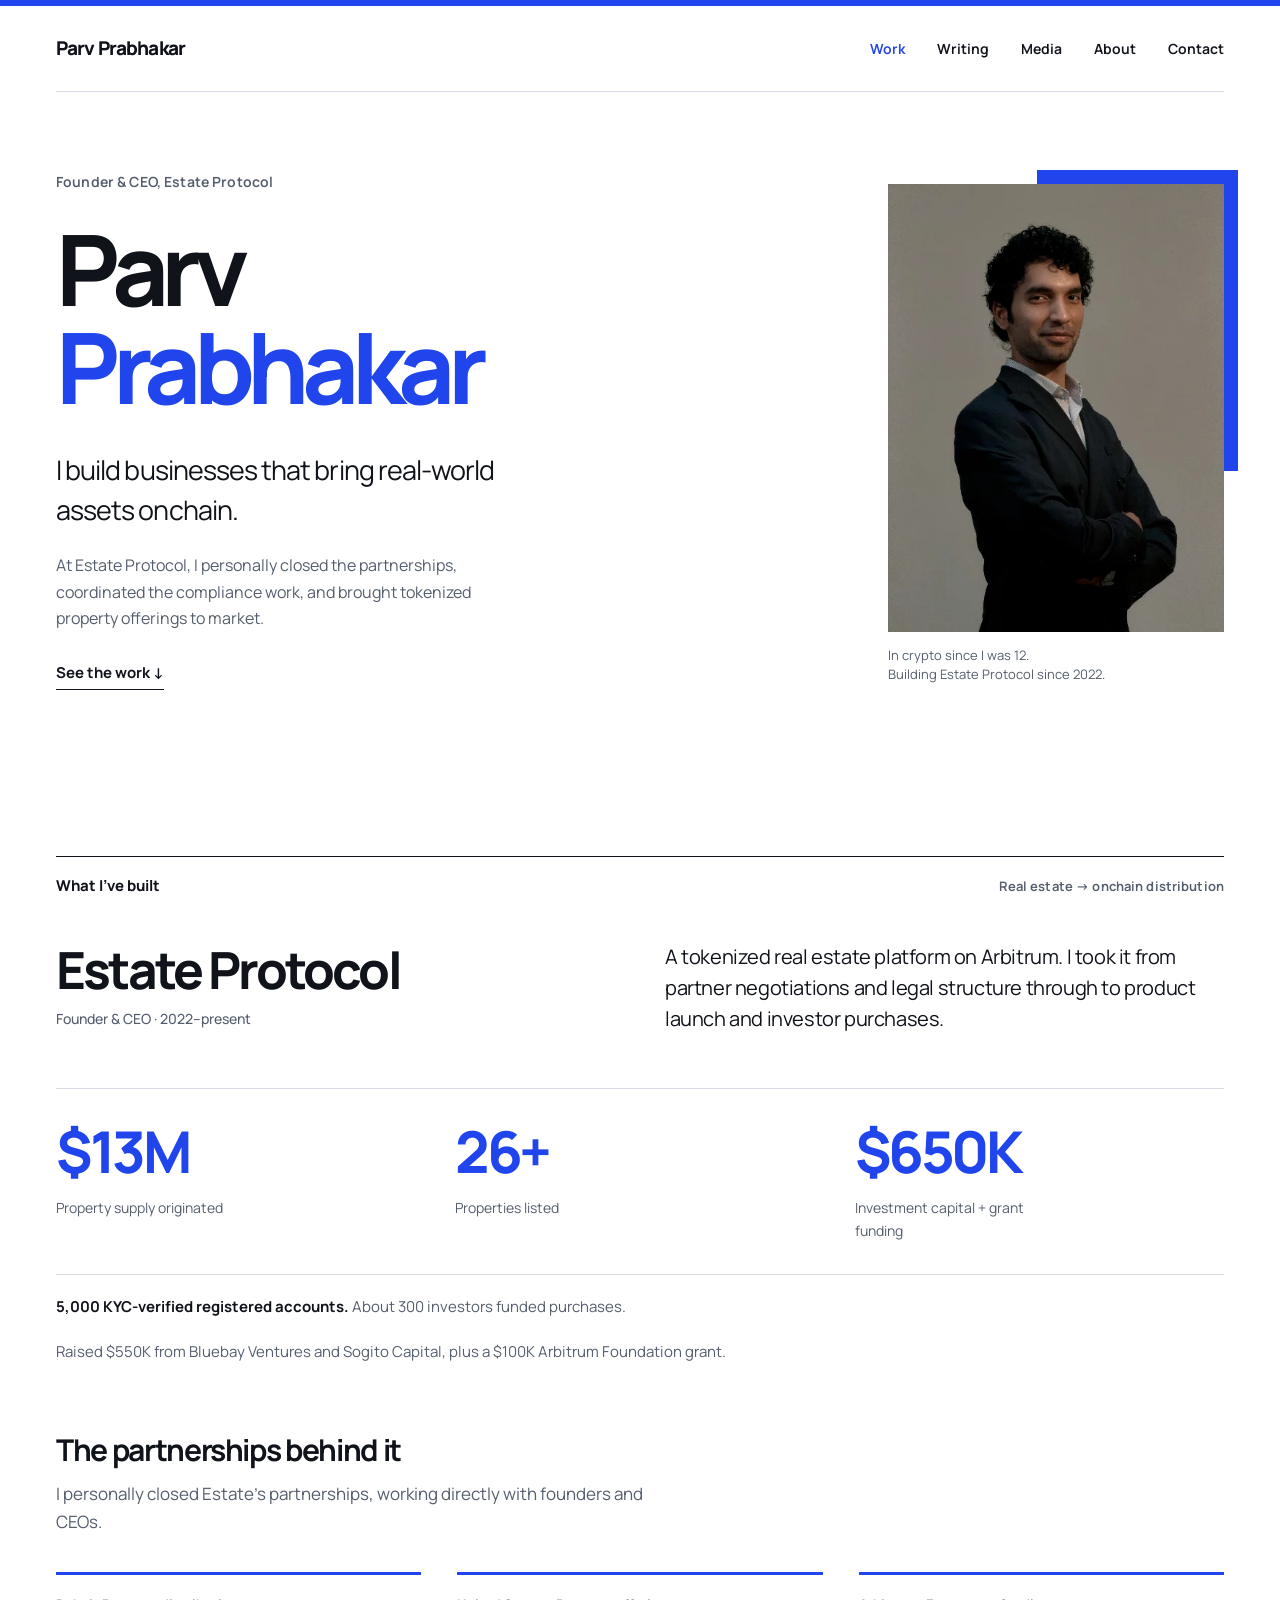
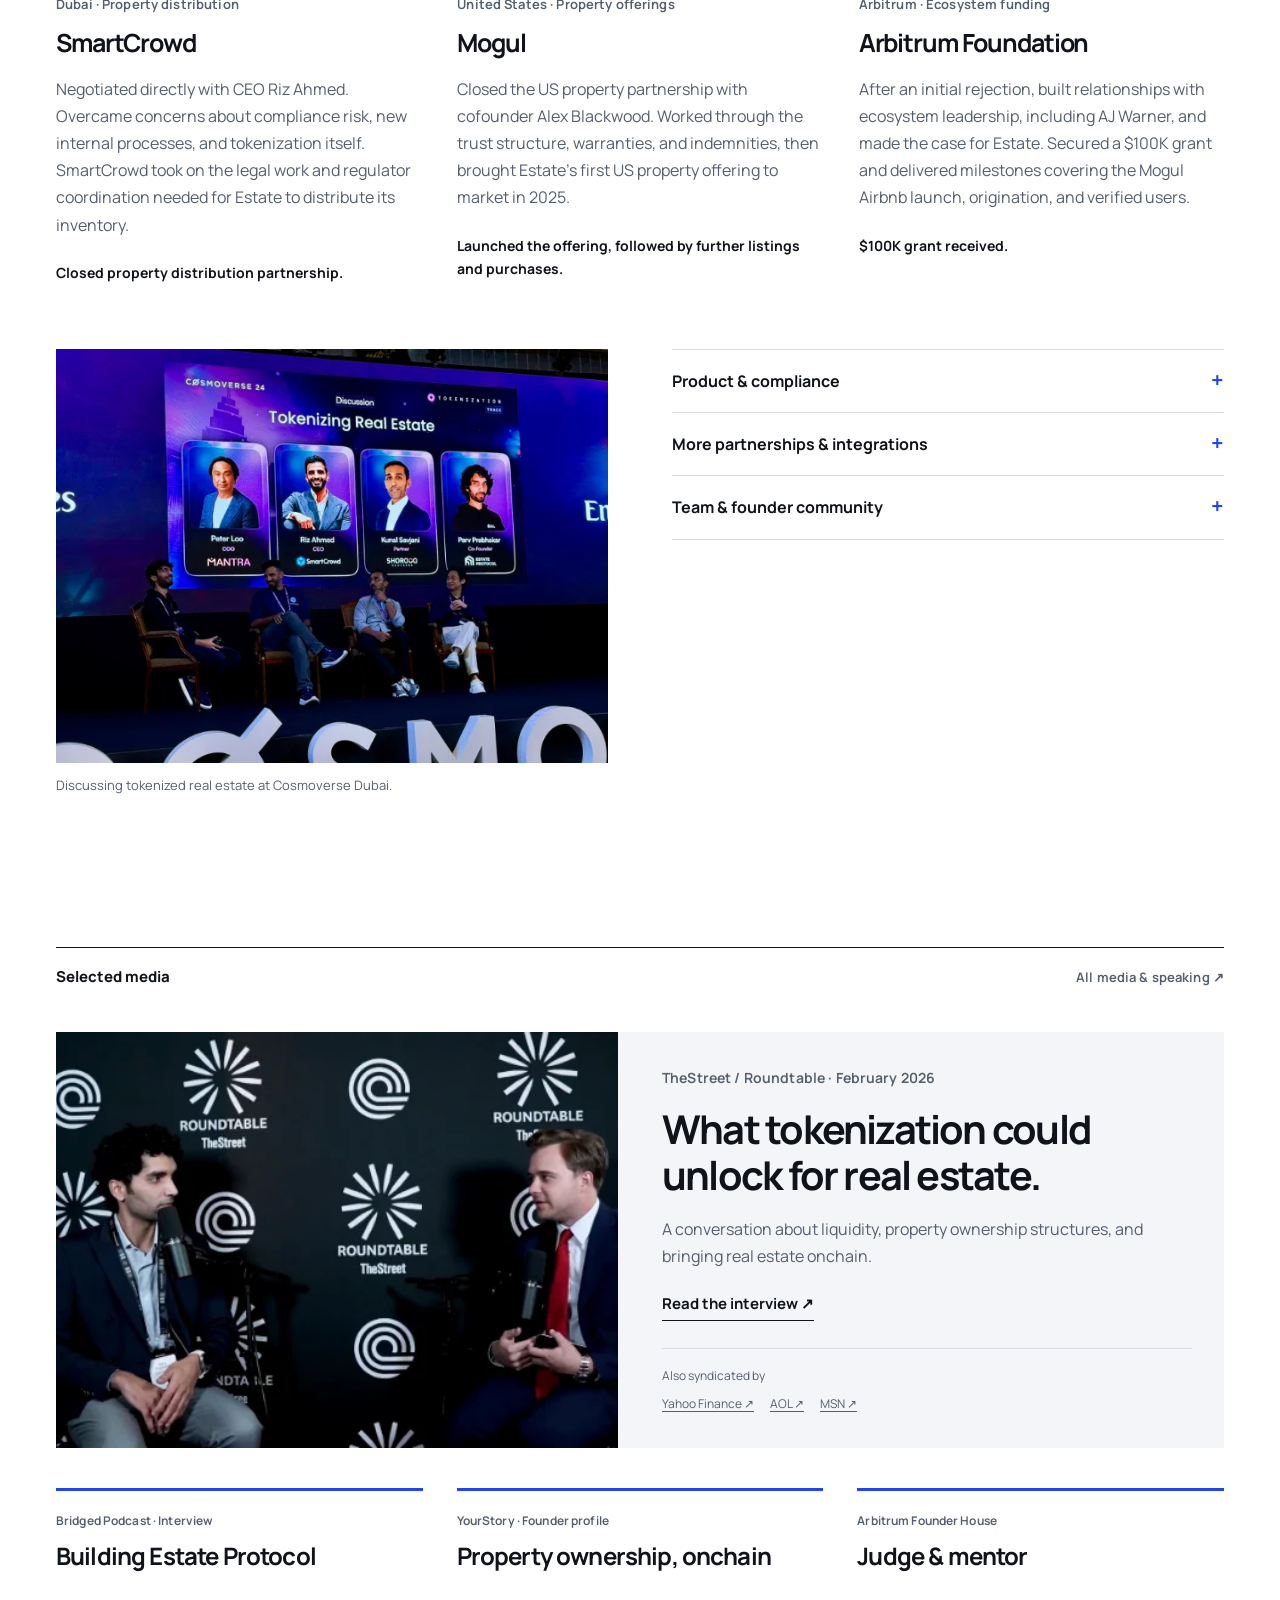
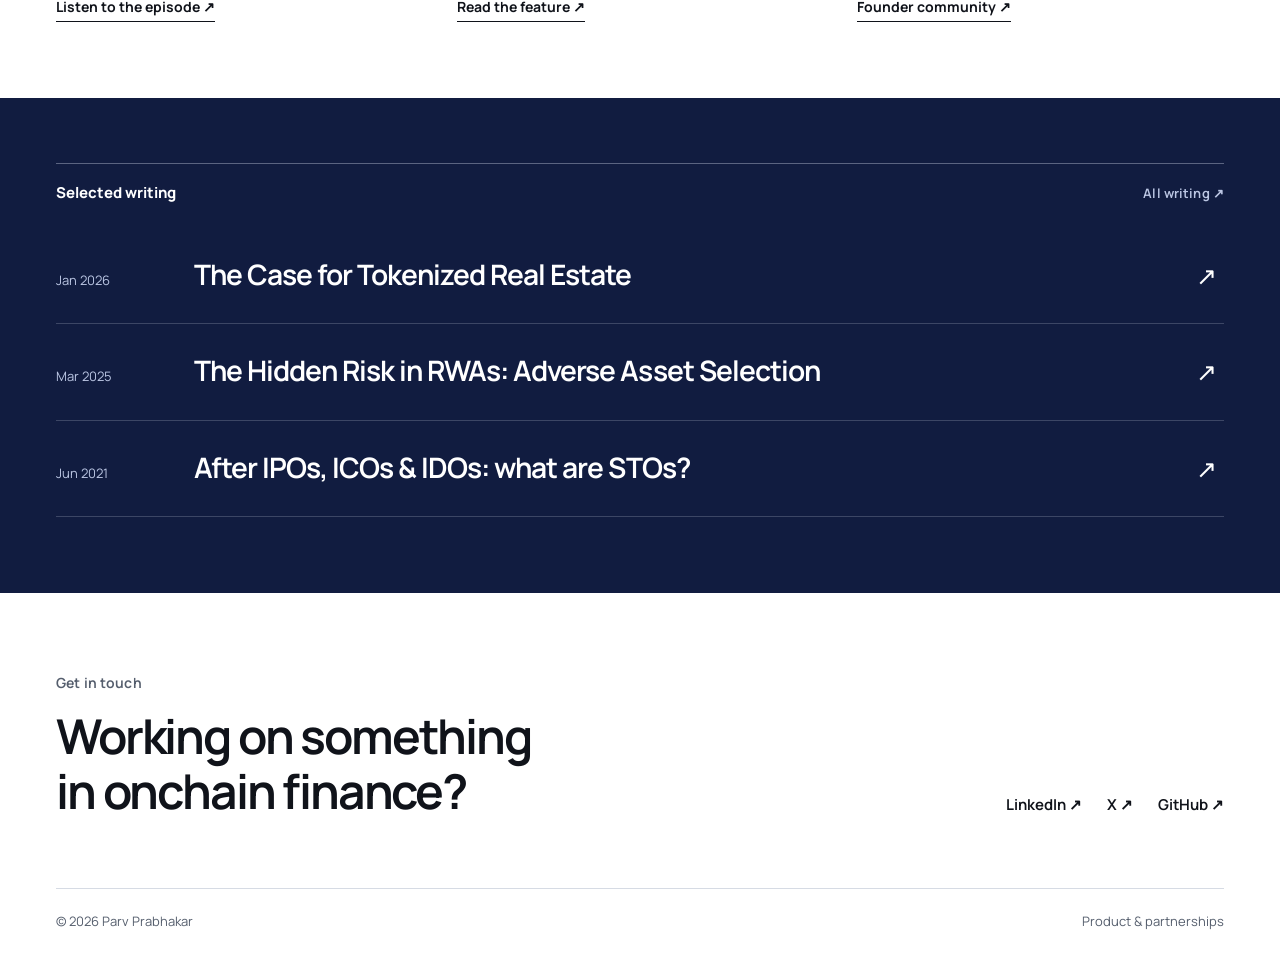
<file: site/index.html>
<!doctype html>
<html lang="en"><head><meta charset="utf-8"><meta name="viewport" content="width=device-width,initial-scale=1"><title>Founder of Estate Protocol | Parv Prabhakar</title><meta name="description" content="Parv Prabhakar, founder of Estate Protocol. Tokenized real estate, partnerships, distribution, and onchain finance."><link rel="canonical" href="https://parvprabhakar.com/"><link rel="stylesheet" href="styles.css"><meta name="theme-color" content="#2145ed"></head><body><a class="skip" href="#main">Skip to content</a><div class="topline"></div><header class="site-header wrap"><a class="brand" href="index.html">Parv Prabhakar</a><nav aria-label="Main navigation"><a href="index.html#work" aria-current="page">Work</a><a href="writing.html">Writing</a><a href="media.html">Media</a><a href="about.html">About</a><a href="index.html#contact">Contact</a></nav></header><main id="main"><section class="hero wrap"><div class="hero-grid"><div><p class="eyebrow">Founder & CEO, Estate Protocol</p><h1>Parv<br><span>Prabhakar</span></h1><p class="intro">I build businesses that bring real-world assets onchain.</p><p class="note">At Estate Protocol, I personally closed the partnerships, coordinated the compliance work, and brought tokenized property offerings to market.</p><a class="text-link" href="#work">See the work ↓</a></div><figure class="portrait"><img src="assets/portrait.webp" alt="Parv Prabhakar" width="465" height="620" fetchpriority="high"><figcaption>In crypto since I was 12.<br>Building Estate Protocol since 2022.</figcaption></figure></div></section>
<section class="section wrap" id="work"><div class="section-top"><h2>What I’ve built</h2><span class="eyebrow">Real estate → onchain distribution</span></div><div class="work-heading"><h3>Estate Protocol<span class="dates">Founder & CEO · 2022–present</span></h3><p>A tokenized real estate platform on Arbitrum. I took it from partner negotiations and legal structure through to product launch and investor purchases.</p></div>
<dl class="stats"><div><dt>$13M</dt><dd>Property supply originated</dd></div><div><dt>26+</dt><dd>Properties listed</dd></div><div><dt>$650K</dt><dd>Investment capital + grant funding</dd></div></dl>
<p class="detail-line"><strong>5,000 KYC-verified registered accounts.</strong> About 300 investors funded purchases.</p><p class="detail-line">Raised $550K from Bluebay Ventures and Sogito Capital, plus a $100K Arbitrum Foundation grant.</p>
<div class="partnerships"><h2 class="subhead">The partnerships behind it</h2><p>I personally closed Estate’s partnerships, working directly with founders and CEOs.</p><div class="deals">
<article class="deal"><p class="eyebrow">Dubai · Property distribution</p><h3>SmartCrowd</h3><p>Negotiated directly with CEO Riz Ahmed. Overcame concerns about compliance risk, new internal processes, and tokenization itself. SmartCrowd took on the legal work and regulator coordination needed for Estate to distribute its inventory.</p><p class="outcome">Closed property distribution partnership.</p></article>
<article class="deal"><p class="eyebrow">United States · Property offerings</p><h3>Mogul</h3><p>Closed the US property partnership with cofounder Alex Blackwood. Worked through the trust structure, warranties, and indemnities, then brought Estate’s first US property offering to market in 2025.</p><p class="outcome">Launched the offering, followed by further listings and purchases.</p></article>
<article class="deal"><p class="eyebrow">Arbitrum · Ecosystem funding</p><h3>Arbitrum Foundation</h3><p>After an initial rejection, built relationships with ecosystem leadership, including AJ Warner, and made the case for Estate. Secured a $100K grant and delivered milestones covering the Mogul Airbnb launch, origination, and verified users.</p><p class="outcome">$100K grant received.</p></article></div></div>
<div class="work-more"><figure><img src="assets/panel-1.webp" alt="Parv speaking on the Tokenizing Real Estate panel at Cosmoverse Dubai" width="620" height="465" loading="lazy"><figcaption class="caption">Discussing tokenized real estate at Cosmoverse Dubai.</figcaption></figure><div class="details"><details><summary>Product & compliance</summary><div class="detail-body"><p>Built tokenized property offerings on Arbitrum with USDC settlement. Coordinated legal and technical work across Reg D 506(c), Reg S, KYC and accreditation, wallet whitelisting, and transfer restrictions.</p><p>Work later expanded into pooled onchain real estate products and EV-charger financing through Syte. Designed usd.re with redemption mechanics and a compliant issuance structure, and explored lending and liquidity integrations.</p><p>Built internal workflows using OpenClaw for origination and operations.</p></div></details><details><summary>More partnerships & integrations</summary><div class="detail-body"><p>Closed live partnerships with Polytrade for marketplace distribution and Push Protocol for wallet notifications. Also signed with Stake and joined Circle’s Alliance Program.</p><p>The platform’s infrastructure included Persona, Web3Auth, Bungee, Mercury, DeFiLlama, and Dune.</p></div></details><details><summary>Team & founder community</summary><div class="detail-body"><p>Led 14 people over Estate’s history, with a maximum of 11 at one time, across engineering, product, marketing, and operations.</p><p>Served as a judge and mentor for Arbitrum Founder House programs in Bengaluru and New York City.</p></div></details></div></div></section><section class="section wrap" id="media"><div class="section-top"><h2>Selected media</h2><a class="eyebrow" href="media.html">All media & speaking ↗</a></div><article class="media-feature"><figure><a href="https://www.thestreet.com/crypto/markets/estate-protocol-ceo-tokenization-7-trillion-real-estate-liquidity" target="_blank" rel="noopener noreferrer"><img src="assets/panel-4.webp" alt="Parv Prabhakar in conversation on TheStreet Roundtable" width="620" height="465" loading="lazy"></a></figure><div class="feature-copy"><p class="eyebrow">TheStreet / Roundtable · February 2026</p><h2>What tokenization could unlock for real estate.</h2><p>A conversation about liquidity, property ownership structures, and bringing real estate onchain.</p><a class="text-link" href="https://www.thestreet.com/crypto/markets/estate-protocol-ceo-tokenization-7-trillion-real-estate-liquidity" target="_blank" rel="noopener noreferrer">Read the interview <span aria-hidden="true">↗</span></a><div class="syndication"><span>Also syndicated by</span><a class="quiet-link" href="https://finance.yahoo.com/news/estate-protocol-ceo-says-tokenization-225933586.html" target="_blank" rel="noopener noreferrer">Yahoo Finance <span aria-hidden="true">↗</span></a><a class="quiet-link" href="https://www.aol.com/articles/estate-protocol-ceo-says-tokenization-195933974.html" target="_blank" rel="noopener noreferrer">AOL <span aria-hidden="true">↗</span></a><a class="quiet-link" href="https://www.msn.com/en-us/money/news/tokenization-is-inevitable-for-every-valuable-asset-estate-protocol-ceo-says/vi-AA1WC8P6" target="_blank" rel="noopener noreferrer">MSN <span aria-hidden="true">↗</span></a></div></div></article><div class="media-teasers"><article><p class="eyebrow">Bridged Podcast · Interview</p><h3>Building Estate Protocol</h3><a class="text-link" href="https://music.amazon.in/podcasts/4b49d9ad-2a5f-466f-ab1f-e1f6913e324b/episodes/23c524b4-a4a0-443e-af6b-96ca84ba78bf/bridged-podcast-podcast-53-bridged---parv-prabhakar" target="_blank" rel="noopener noreferrer">Listen to the episode <span aria-hidden="true">↗</span></a></article><article><p class="eyebrow">YourStory · Founder profile</p><h3>Property ownership, onchain</h3><a class="text-link" href="https://yourstory.com/the-decrypting-story/estate-protocol-parv-prabhakar-nft-brix-blockchain-web3" target="_blank" rel="noopener noreferrer">Read the feature <span aria-hidden="true">↗</span></a></article><article><p class="eyebrow">Arbitrum Founder House</p><h3>Judge & mentor</h3><a class="text-link" href="media.html#recognition">Founder community ↗</a></article></div></section><section class="writing-band"><div class="wrap"><div class="section-top"><h2>Selected writing</h2><a class="eyebrow" href="writing.html">All writing ↗</a></div><div class="writing-list"><a class="essay" href="https://x.com/Parv_EP/status/2015757300578091440" target="_blank" rel="noopener noreferrer"><span class="date">Jan 2026</span><div><h3>The Case for Tokenized Real Estate</h3><span class="sr-only"></span></div><span class="arrow" aria-hidden="true">↗</span></a><a class="essay" href="https://x.com/Parv_EP/status/1903475289151140245" target="_blank" rel="noopener noreferrer"><span class="date">Mar 2025</span><div><h3>The Hidden Risk in RWAs: Adverse Asset Selection</h3><span class="sr-only"></span></div><span class="arrow" aria-hidden="true">↗</span></a><a class="essay" href="https://wazirx.com/blog/after-ipos-icos-and-idos-what-are-stos/" target="_blank" rel="noopener noreferrer"><span class="date">Jun 2021</span><div><h3>After IPOs, ICOs &amp; IDOs: what are STOs?</h3><span class="sr-only"></span></div><span class="arrow" aria-hidden="true">↗</span></a></div></div></section><section class="contact wrap" id="contact"><div><p class="eyebrow">Get in touch</p><h2>Working on something<br>in onchain finance?</h2></div><div class="social"><a href="https://www.linkedin.com/in/parvprabhakar/" target="_blank" rel="noopener noreferrer">LinkedIn ↗</a><a href="https://x.com/Parv_EP" target="_blank" rel="noopener noreferrer">X ↗</a><a href="https://github.com/EPparv" target="_blank" rel="noopener noreferrer">GitHub ↗</a></div></section></main><footer class="footer wrap"><span>© 2026 Parv Prabhakar</span><span>Product & partnerships</span></footer></body></html>
</file>
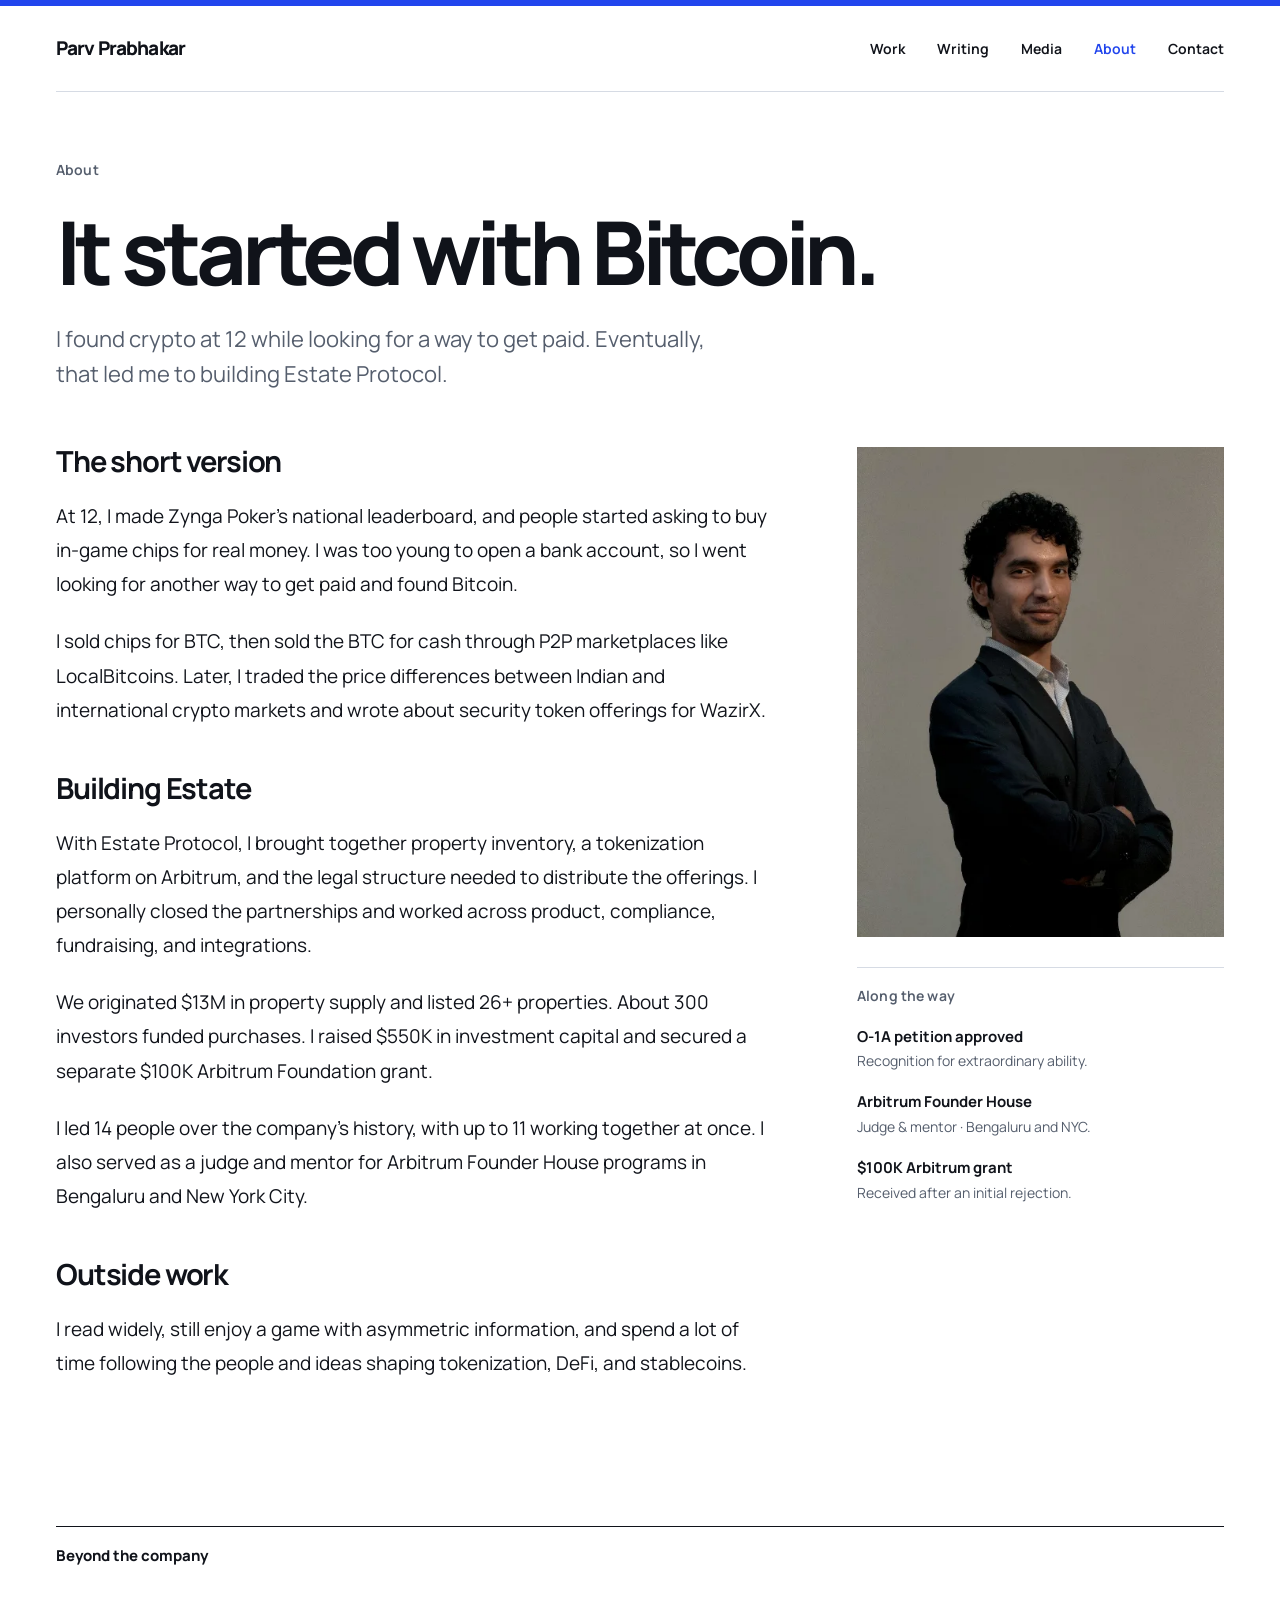
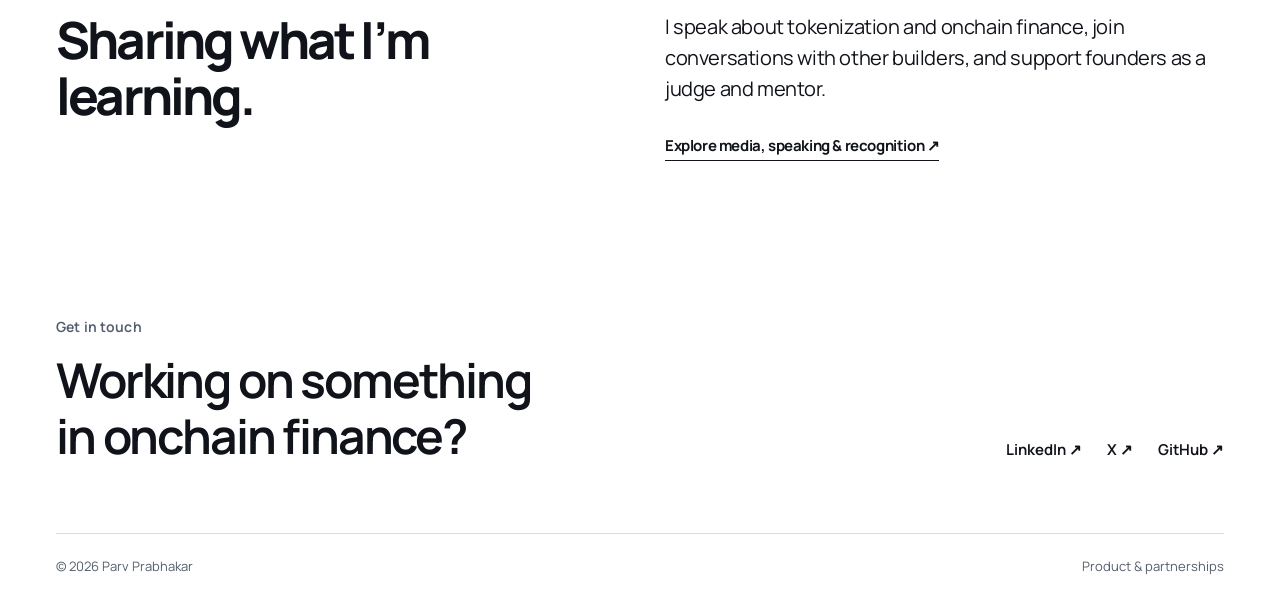
<file: site/about.html>
<!doctype html>
<html lang="en"><head><meta charset="utf-8"><meta name="viewport" content="width=device-width,initial-scale=1"><title>About | Parv Prabhakar</title><meta name="description" content="Parv Prabhakar, founder of Estate Protocol. Tokenized real estate, partnerships, distribution, and onchain finance."><link rel="canonical" href="https://parvprabhakar.com/about"><link rel="stylesheet" href="styles.css"><meta name="theme-color" content="#2145ed"></head><body><a class="skip" href="#main">Skip to content</a><div class="topline"></div><header class="site-header wrap"><a class="brand" href="index.html">Parv Prabhakar</a><nav aria-label="Main navigation"><a href="index.html#work">Work</a><a href="writing.html">Writing</a><a href="media.html">Media</a><a href="about.html" aria-current="page">About</a><a href="index.html#contact">Contact</a></nav></header><main id="main"><div class="wrap"><header class="page-head"><p class="eyebrow">About</p><h1>It started with Bitcoin.</h1><p class="lede">I found crypto at 12 while looking for a way to get paid. Eventually, that led me to building Estate Protocol.</p></header><div class="about-grid"><div class="about-copy"><h2>The short version</h2><p>At 12, I made Zynga Poker’s national leaderboard, and people started asking to buy in-game chips for real money. I was too young to open a bank account, so I went looking for another way to get paid and found Bitcoin.</p><p>I sold chips for BTC, then sold the BTC for cash through P2P marketplaces like LocalBitcoins. Later, I traded the price differences between Indian and international crypto markets and wrote about security token offerings for WazirX.</p><h2>Building Estate</h2><p>With Estate Protocol, I brought together property inventory, a tokenization platform on Arbitrum, and the legal structure needed to distribute the offerings. I personally closed the partnerships and worked across product, compliance, fundraising, and integrations.</p><p>We originated $13M in property supply and listed 26+ properties. About 300 investors funded purchases. I raised $550K in investment capital and secured a separate $100K Arbitrum Foundation grant.</p><p>I led 14 people over the company’s history, with up to 11 working together at once. I also served as a judge and mentor for Arbitrum Founder House programs in Bengaluru and New York City.</p><h2>Outside work</h2><p>I read widely, still enjoy a game with asymmetric information, and spend a lot of time following the people and ideas shaping tokenization, DeFi, and stablecoins.</p></div><aside class="about-aside"><img src="assets/portrait.webp" alt="Parv Prabhakar" width="465" height="620"><div class="recognition"><p class="eyebrow">Along the way</p><div class="item"><strong>O-1A petition approved</strong>Recognition for extraordinary ability.</div><div class="item"><strong>Arbitrum Founder House</strong>Judge & mentor · Bengaluru and NYC.</div><div class="item"><strong>$100K Arbitrum grant</strong>Received after an initial rejection.</div></div></aside></div><section class="section"><div class="section-top"><h2>Beyond the company</h2></div><div class="work-heading"><h3>Sharing what I’m learning.</h3><div><p>I speak about tokenization and onchain finance, join conversations with other builders, and support founders as a judge and mentor.</p><p><a class="text-link" href="media.html">Explore media, speaking & recognition ↗</a></p></div></div></section></div><section class="contact wrap" id="contact"><div><p class="eyebrow">Get in touch</p><h2>Working on something<br>in onchain finance?</h2></div><div class="social"><a href="https://www.linkedin.com/in/parvprabhakar/" target="_blank" rel="noopener noreferrer">LinkedIn ↗</a><a href="https://x.com/Parv_EP" target="_blank" rel="noopener noreferrer">X ↗</a><a href="https://github.com/EPparv" target="_blank" rel="noopener noreferrer">GitHub ↗</a></div></section></main><footer class="footer wrap"><span>© 2026 Parv Prabhakar</span><span>Product & partnerships</span></footer></body></html>
</file>
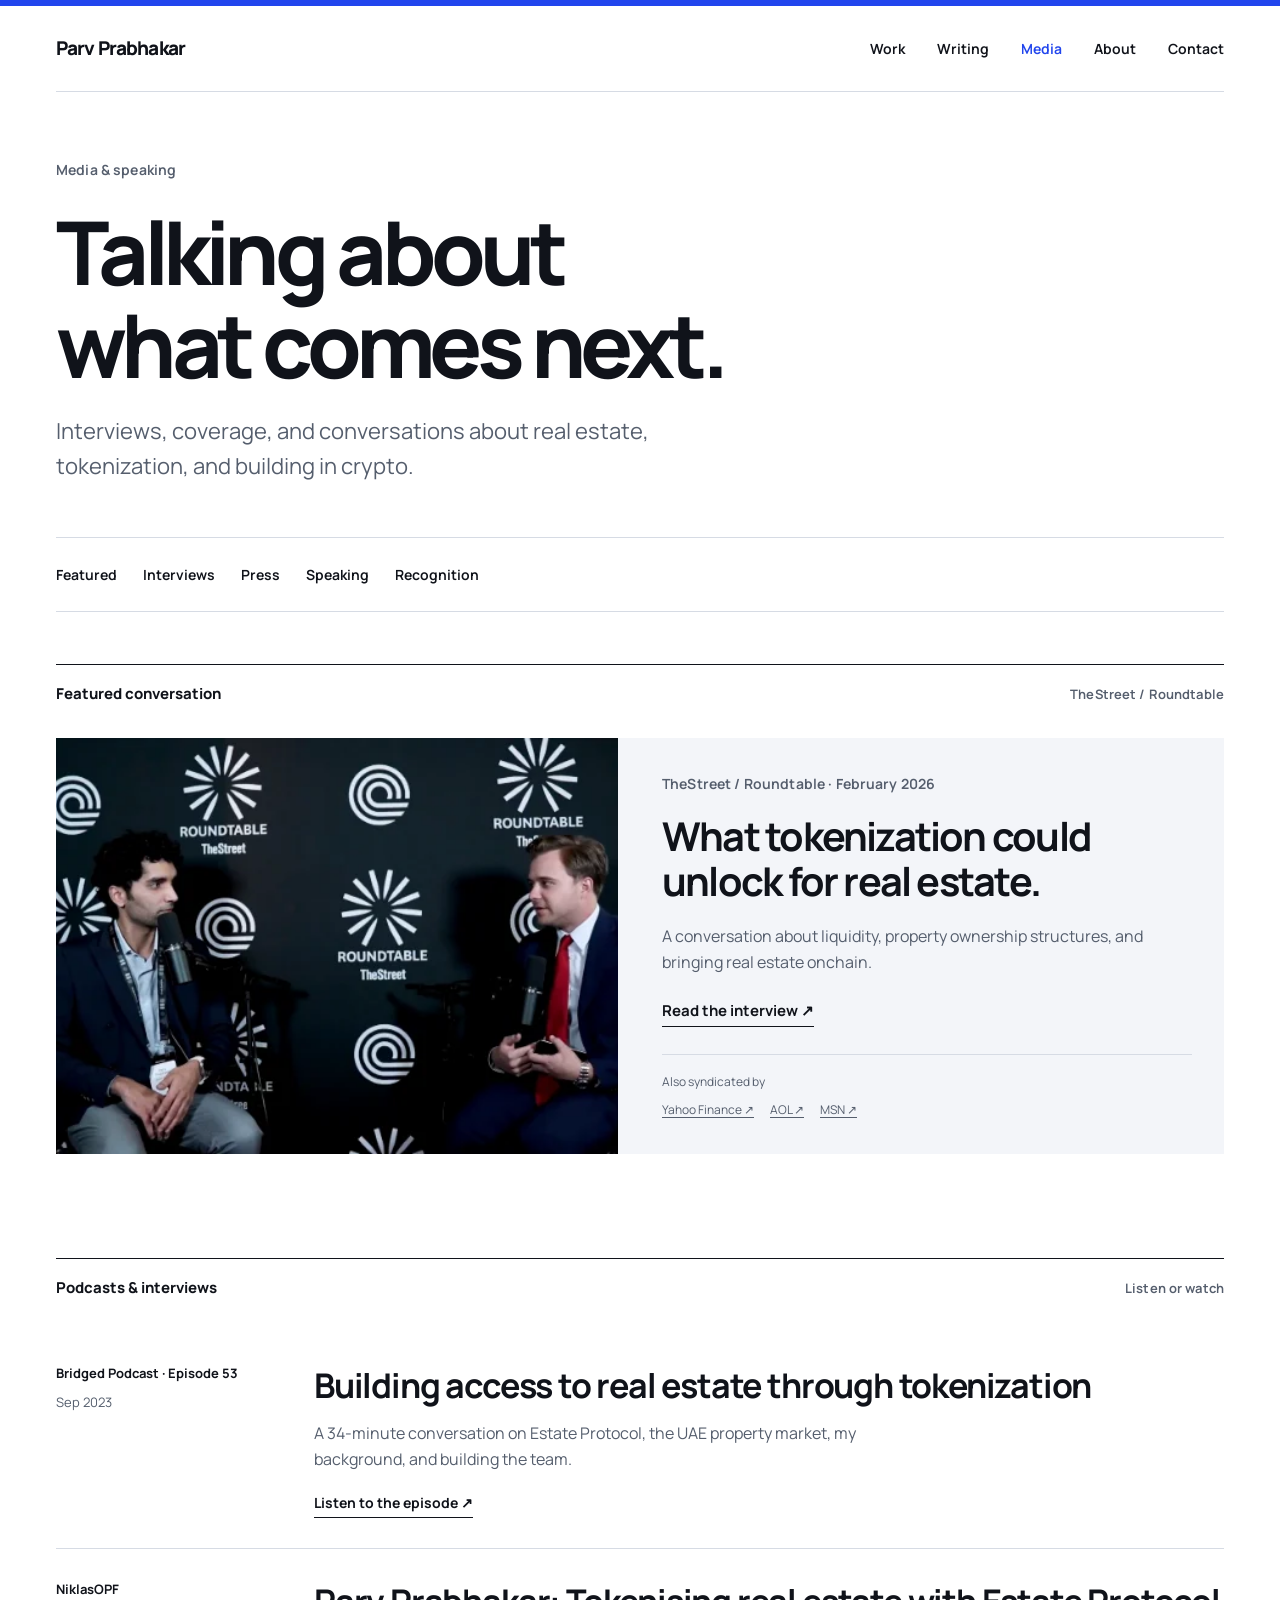
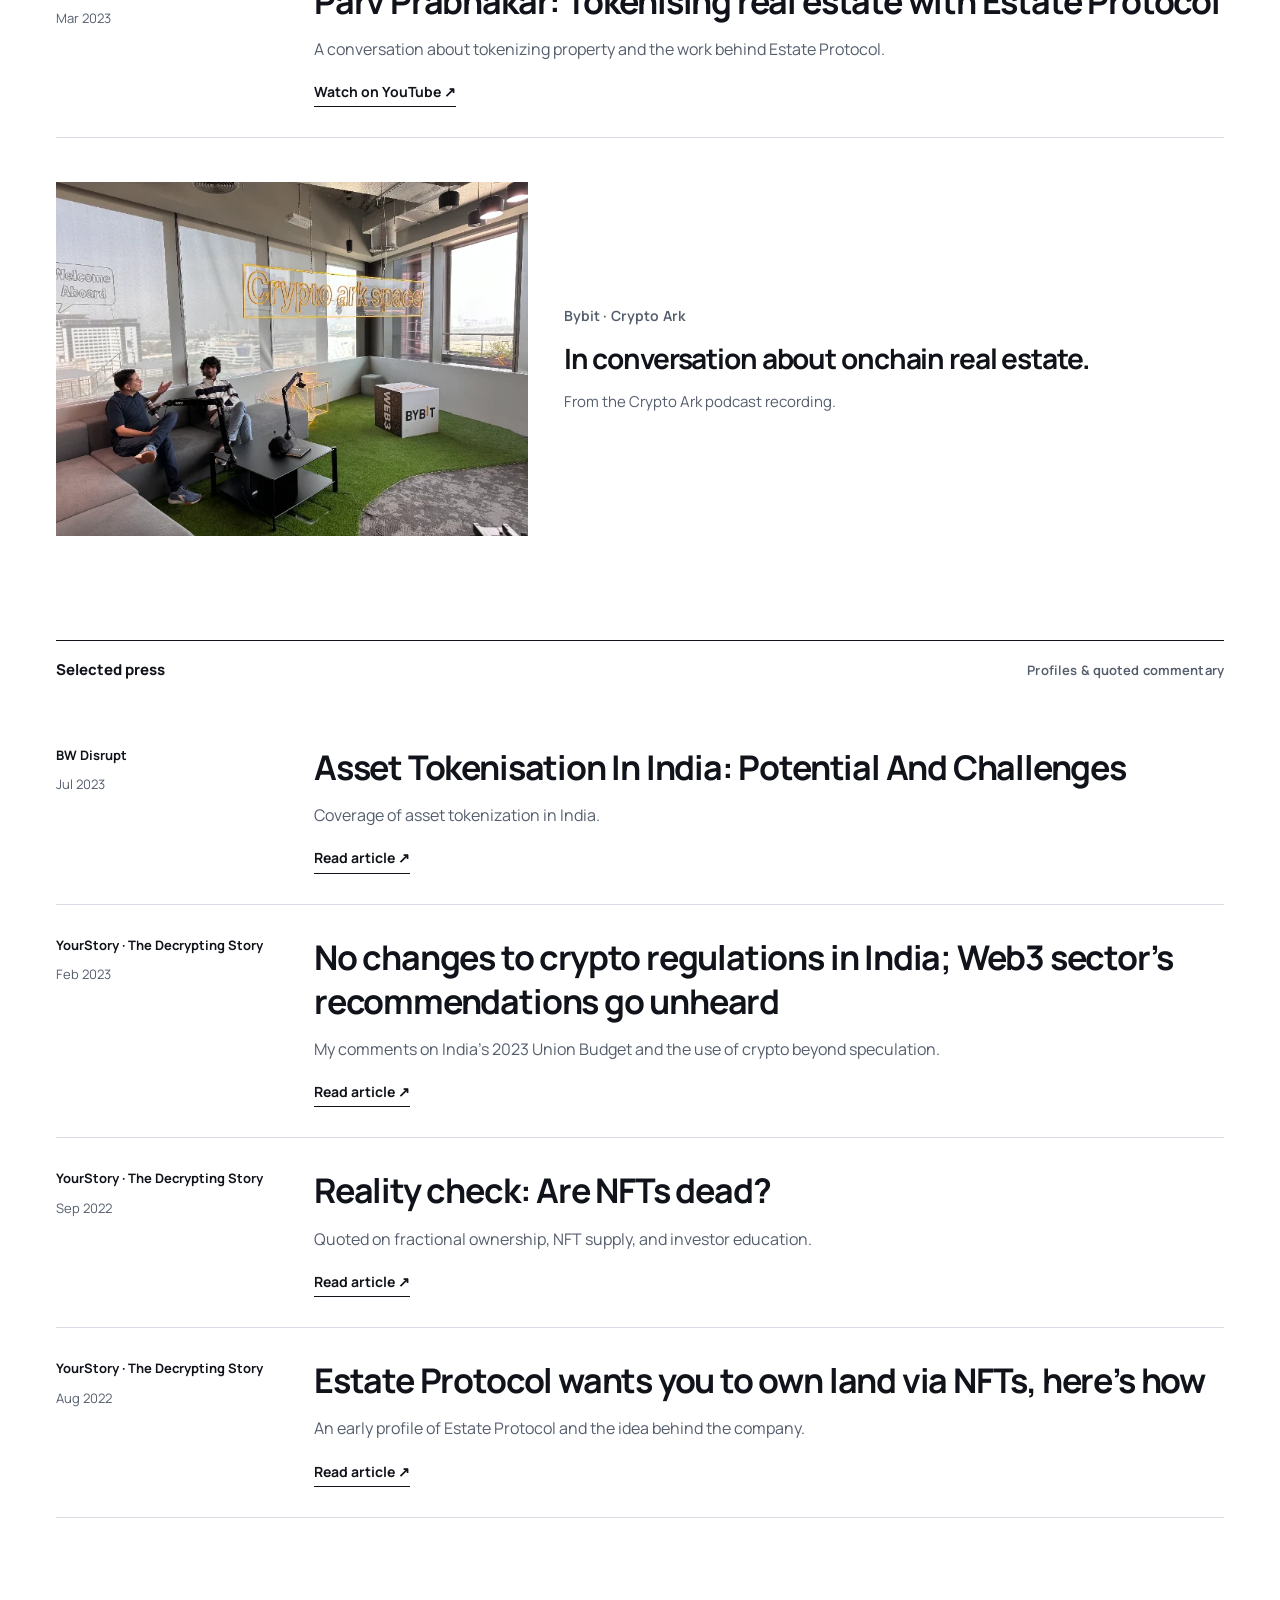
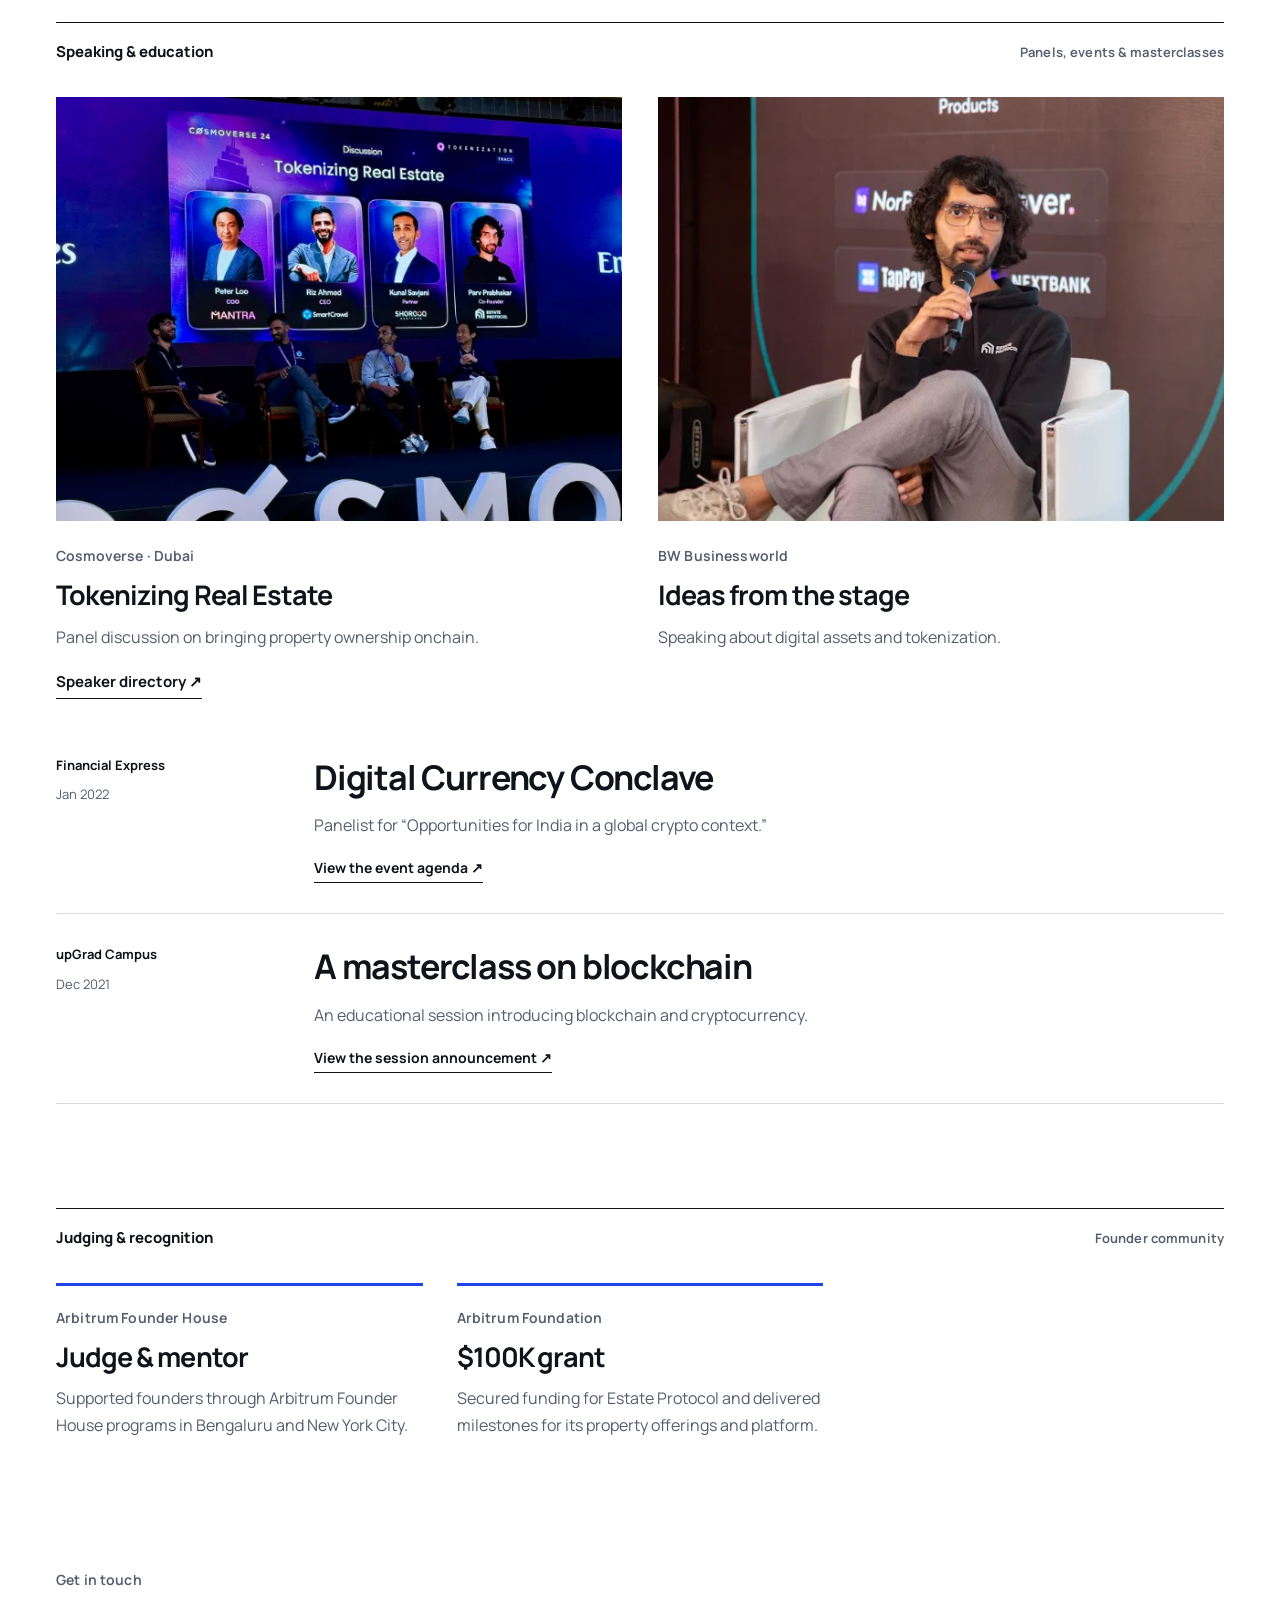
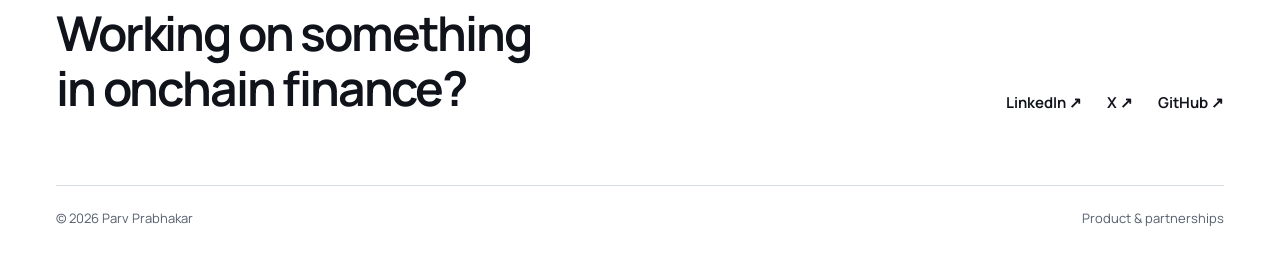
<file: site/media.html>
<!doctype html>
<html lang="en"><head><meta charset="utf-8"><meta name="viewport" content="width=device-width,initial-scale=1"><title>Media &amp; speaking | Parv Prabhakar</title><meta name="description" content="Parv Prabhakar, founder of Estate Protocol. Tokenized real estate, partnerships, distribution, and onchain finance."><link rel="canonical" href="https://parvprabhakar.com/media"><link rel="stylesheet" href="styles.css"><meta name="theme-color" content="#2145ed"></head><body><a class="skip" href="#main">Skip to content</a><div class="topline"></div><header class="site-header wrap"><a class="brand" href="index.html">Parv Prabhakar</a><nav aria-label="Main navigation"><a href="index.html#work">Work</a><a href="writing.html">Writing</a><a href="media.html" aria-current="page">Media</a><a href="about.html">About</a><a href="index.html#contact">Contact</a></nav></header><main id="main"><div class="wrap"><header class="page-head"><p class="eyebrow">Media & speaking</p><h1>Talking about<br>what comes next.</h1><p class="lede">Interviews, coverage, and conversations about real estate, tokenization, and building in crypto.</p></header><nav class="page-jumps" aria-label="Media sections"><a href="#featured">Featured</a><a href="#interviews">Interviews</a><a href="#press">Press</a><a href="#speaking">Speaking</a><a href="#recognition">Recognition</a></nav><section class="section media-section" id="featured"><div class="section-top"><h2>Featured conversation</h2><span class="eyebrow">TheStreet / Roundtable</span></div><article class="media-feature"><figure><a href="https://www.thestreet.com/crypto/markets/estate-protocol-ceo-tokenization-7-trillion-real-estate-liquidity" target="_blank" rel="noopener noreferrer"><img src="assets/panel-4.webp" alt="Parv Prabhakar in conversation on TheStreet Roundtable" width="620" height="465" loading="lazy"></a></figure><div class="feature-copy"><p class="eyebrow">TheStreet / Roundtable · February 2026</p><h2>What tokenization could unlock for real estate.</h2><p>A conversation about liquidity, property ownership structures, and bringing real estate onchain.</p><a class="text-link" href="https://www.thestreet.com/crypto/markets/estate-protocol-ceo-tokenization-7-trillion-real-estate-liquidity" target="_blank" rel="noopener noreferrer">Read the interview <span aria-hidden="true">↗</span></a><div class="syndication"><span>Also syndicated by</span><a class="quiet-link" href="https://finance.yahoo.com/news/estate-protocol-ceo-says-tokenization-225933586.html" target="_blank" rel="noopener noreferrer">Yahoo Finance <span aria-hidden="true">↗</span></a><a class="quiet-link" href="https://www.aol.com/articles/estate-protocol-ceo-says-tokenization-195933974.html" target="_blank" rel="noopener noreferrer">AOL <span aria-hidden="true">↗</span></a><a class="quiet-link" href="https://www.msn.com/en-us/money/news/tokenization-is-inevitable-for-every-valuable-asset-estate-protocol-ceo-says/vi-AA1WC8P6" target="_blank" rel="noopener noreferrer">MSN <span aria-hidden="true">↗</span></a></div></div></article></section><section class="section media-section" id="interviews"><div class="section-top"><h2>Podcasts & interviews</h2><span class="eyebrow">Listen or watch</span></div><article class="media-row"><div class="media-meta"><span>Bridged Podcast · Episode 53</span><span>Sep 2023</span></div><div><h3>Building access to real estate through tokenization</h3><p>A 34-minute conversation on Estate Protocol, the UAE property market, my background, and building the team.</p><a class="text-link" href="https://music.amazon.in/podcasts/4b49d9ad-2a5f-466f-ab1f-e1f6913e324b/episodes/23c524b4-a4a0-443e-af6b-96ca84ba78bf/bridged-podcast-podcast-53-bridged---parv-prabhakar" target="_blank" rel="noopener noreferrer">Listen to the episode <span aria-hidden="true">↗</span></a></div></article><article class="media-row"><div class="media-meta"><span>NiklasOPF</span><span>Mar 2023</span></div><div><h3>Parv Prabhakar: Tokenising real estate with Estate Protocol</h3><p>A conversation about tokenizing property and the work behind Estate Protocol.</p><a class="text-link" href="https://www.youtube.com/watch?v=-fBFTLgRXNc" target="_blank" rel="noopener noreferrer">Watch on YouTube <span aria-hidden="true">↗</span></a></div></article><div class="appearance-strip"><img src="assets/panel-3.webp" alt="Parv recording the Bybit Crypto Ark podcast" width="620" height="465" loading="lazy"><div><p class="eyebrow">Bybit · Crypto Ark</p><h3>In conversation about onchain real estate.</h3><p>From the Crypto Ark podcast recording.</p></div></div></section><section class="section media-section" id="press"><div class="section-top"><h2>Selected press</h2><span class="eyebrow">Profiles & quoted commentary</span></div><article class="media-row"><div class="media-meta"><span>BW Disrupt</span><span>Jul 2023</span></div><div><h3>Asset Tokenisation In India: Potential And Challenges</h3><p>Coverage of asset tokenization in India.</p><a class="text-link" href="https://www.bwdisrupt.com/article/asset-tokenisation-in-india-potential-and-challenges-485030" target="_blank" rel="noopener noreferrer">Read article <span aria-hidden="true">↗</span></a></div></article><article class="media-row"><div class="media-meta"><span>YourStory · The Decrypting Story</span><span>Feb 2023</span></div><div><h3>No changes to crypto regulations in India; Web3 sector’s recommendations go unheard</h3><p>My comments on India’s 2023 Union Budget and the use of crypto beyond speculation.</p><a class="text-link" href="https://yourstory.com/the-decrypting-story/union-budget-2023-crypto-web3-regulation-nirmala-sitharaman" target="_blank" rel="noopener noreferrer">Read article <span aria-hidden="true">↗</span></a></div></article><article class="media-row"><div class="media-meta"><span>YourStory · The Decrypting Story</span><span>Sep 2022</span></div><div><h3>Reality check: Are NFTs dead?</h3><p>Quoted on fractional ownership, NFT supply, and investor education.</p><a class="text-link" href="https://yourstory.com/the-decrypting-story/are-nfts-dead-fractionalisation-fantiger-artfi-estateprotocol" target="_blank" rel="noopener noreferrer">Read article <span aria-hidden="true">↗</span></a></div></article><article class="media-row"><div class="media-meta"><span>YourStory · The Decrypting Story</span><span>Aug 2022</span></div><div><h3>Estate Protocol wants you to own land via NFTs, here’s how</h3><p>An early profile of Estate Protocol and the idea behind the company.</p><a class="text-link" href="https://yourstory.com/the-decrypting-story/estate-protocol-parv-prabhakar-nft-brix-blockchain-web3" target="_blank" rel="noopener noreferrer">Read article <span aria-hidden="true">↗</span></a></div></article></section><section class="section media-section" id="speaking"><div class="section-top"><h2>Speaking & education</h2><span class="eyebrow">Panels, events & masterclasses</span></div><div class="speaking-grid"><article><img src="assets/panel-1.webp" alt="Parv on the Tokenizing Real Estate panel at Cosmoverse Dubai" width="620" height="465" loading="lazy"><p class="eyebrow">Cosmoverse · Dubai</p><h3>Tokenizing Real Estate</h3><p>Panel discussion on bringing property ownership onchain.</p><a class="text-link" href="https://www.cosmoverse.org/speakers" target="_blank" rel="noopener noreferrer">Speaker directory <span aria-hidden="true">↗</span></a></article><article><img src="assets/panel-2.webp" alt="Parv speaking at a BW Businessworld event" width="620" height="465" loading="lazy"><p class="eyebrow">BW Businessworld</p><h3>Ideas from the stage</h3><p>Speaking about digital assets and tokenization.</p></article></div><article class="media-row"><div class="media-meta"><span>Financial Express</span><span>Jan 2022</span></div><div><h3>Digital Currency Conclave</h3><p>Panelist for “Opportunities for India in a global crypto context.”</p><a class="text-link" href="https://www.financialexpress.com/events/digital-currency-conclave-2022" target="_blank" rel="noopener noreferrer">View the event agenda <span aria-hidden="true">↗</span></a></div></article><article class="media-row"><div class="media-meta"><span>upGrad Campus</span><span>Dec 2021</span></div><div><h3>A masterclass on blockchain</h3><p>An educational session introducing blockchain and cryptocurrency.</p><a class="text-link" href="https://www.facebook.com/upgradcampus/videos/are-you-curious-about-cryptocurrency-and-would-like-to-know-the-technology-behin/236093775275279/" target="_blank" rel="noopener noreferrer">View the session announcement <span aria-hidden="true">↗</span></a></div></article></section><section class="section media-section" id="recognition"><div class="section-top"><h2>Judging & recognition</h2><span class="eyebrow">Founder community</span></div><div class="recognition-grid"><article><p class="eyebrow">Arbitrum Founder House</p><h3>Judge & mentor</h3><p>Supported founders through Arbitrum Founder House programs in Bengaluru and New York City.</p></article><article><p class="eyebrow">Arbitrum Foundation</p><h3>$100K grant</h3><p>Secured funding for Estate Protocol and delivered milestones for its property offerings and platform.</p></article></div></section></div><section class="contact wrap" id="contact"><div><p class="eyebrow">Get in touch</p><h2>Working on something<br>in onchain finance?</h2></div><div class="social"><a href="https://www.linkedin.com/in/parvprabhakar/" target="_blank" rel="noopener noreferrer">LinkedIn ↗</a><a href="https://x.com/Parv_EP" target="_blank" rel="noopener noreferrer">X ↗</a><a href="https://github.com/EPparv" target="_blank" rel="noopener noreferrer">GitHub ↗</a></div></section></main><footer class="footer wrap"><span>© 2026 Parv Prabhakar</span><span>Product & partnerships</span></footer></body></html>
</file>
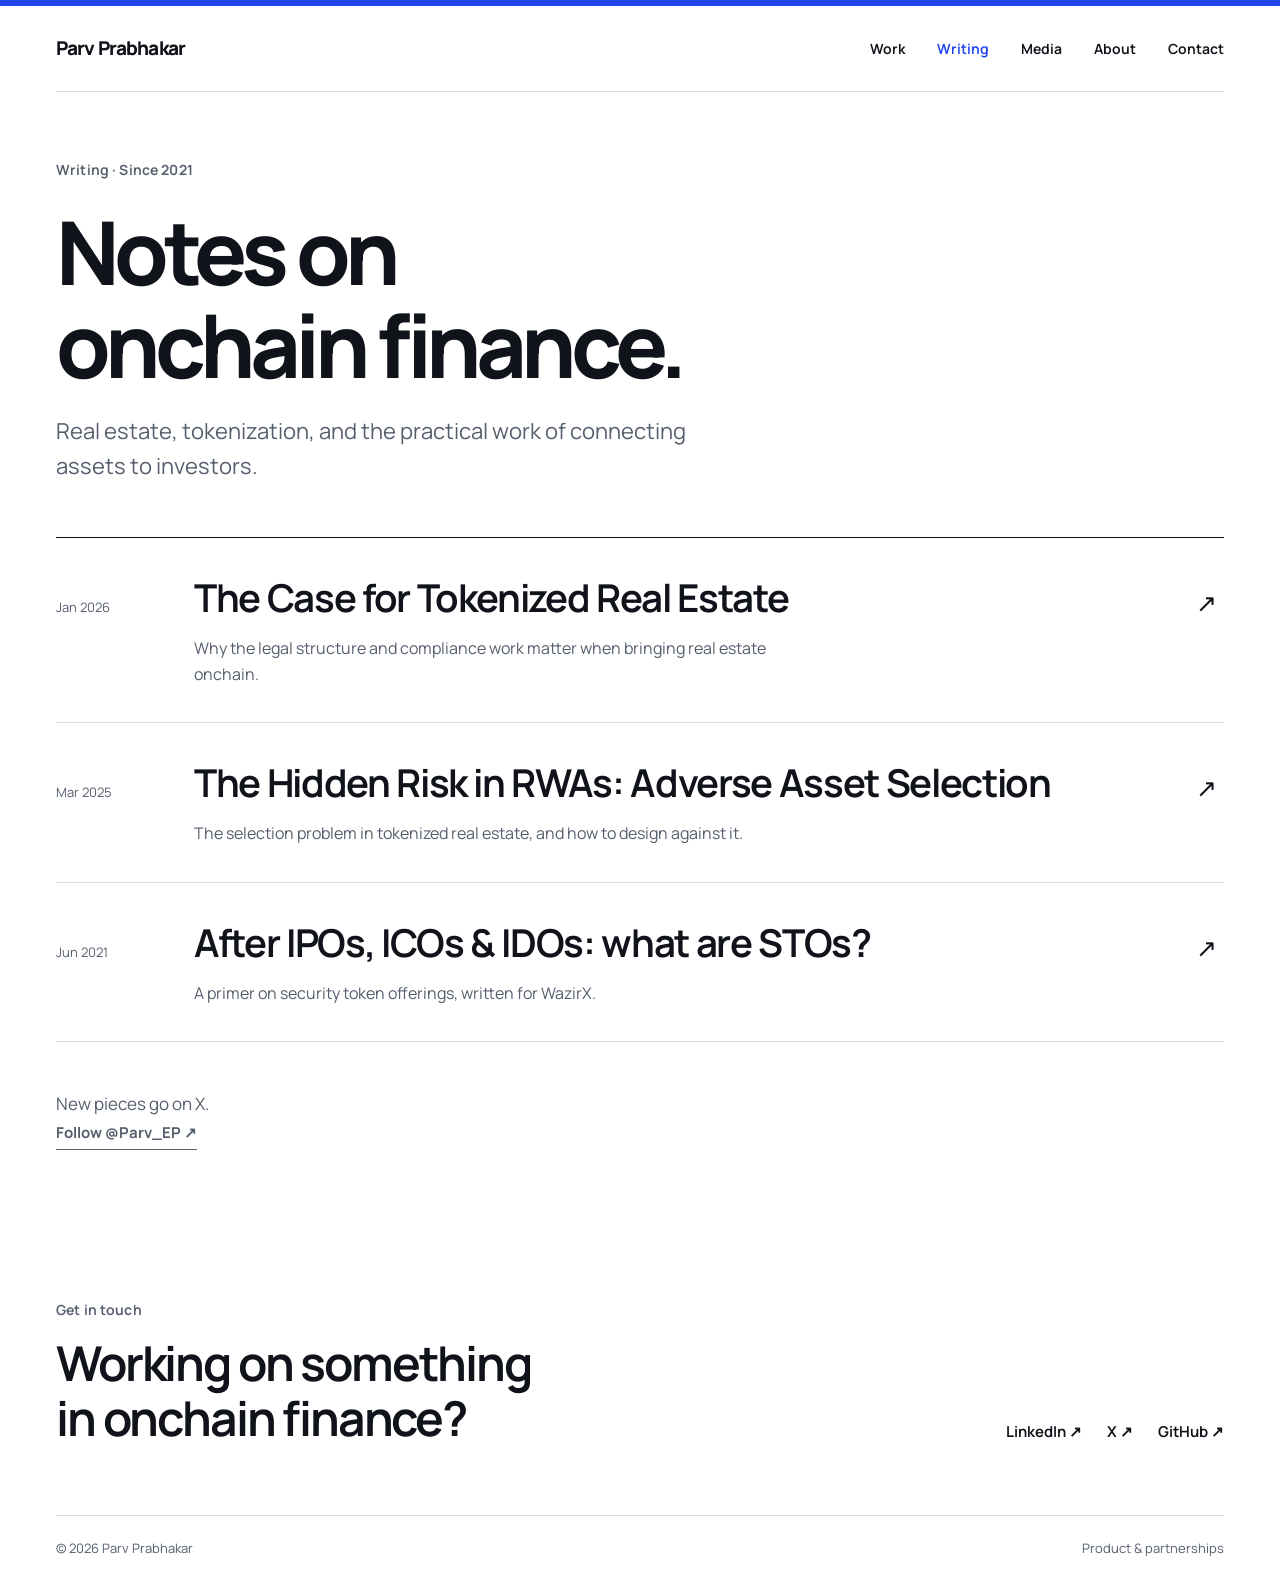
<file: site/writing.html>
<!doctype html>
<html lang="en"><head><meta charset="utf-8"><meta name="viewport" content="width=device-width,initial-scale=1"><title>Writing | Parv Prabhakar</title><meta name="description" content="Parv Prabhakar, founder of Estate Protocol. Tokenized real estate, partnerships, distribution, and onchain finance."><link rel="canonical" href="https://parvprabhakar.com/writing"><link rel="stylesheet" href="styles.css"><meta name="theme-color" content="#2145ed"></head><body><a class="skip" href="#main">Skip to content</a><div class="topline"></div><header class="site-header wrap"><a class="brand" href="index.html">Parv Prabhakar</a><nav aria-label="Main navigation"><a href="index.html#work">Work</a><a href="writing.html" aria-current="page">Writing</a><a href="media.html">Media</a><a href="about.html">About</a><a href="index.html#contact">Contact</a></nav></header><main id="main"><div class="wrap"><header class="page-head"><p class="eyebrow">Writing · Since 2021</p><h1>Notes on<br>onchain finance.</h1><p class="lede">Real estate, tokenization, and the practical work of connecting assets to investors.</p></header><div class="archive"><a class="essay" href="https://x.com/Parv_EP/status/2015757300578091440" target="_blank" rel="noopener noreferrer"><span class="date">Jan 2026</span><div><h3>The Case for Tokenized Real Estate</h3><p>Why the legal structure and compliance work matter when bringing real estate onchain.</p><span class="sr-only"></span></div><span class="arrow" aria-hidden="true">↗</span></a><a class="essay" href="https://x.com/Parv_EP/status/1903475289151140245" target="_blank" rel="noopener noreferrer"><span class="date">Mar 2025</span><div><h3>The Hidden Risk in RWAs: Adverse Asset Selection</h3><p>The selection problem in tokenized real estate, and how to design against it.</p><span class="sr-only"></span></div><span class="arrow" aria-hidden="true">↗</span></a><a class="essay" href="https://wazirx.com/blog/after-ipos-icos-and-idos-what-are-stos/" target="_blank" rel="noopener noreferrer"><span class="date">Jun 2021</span><div><h3>After IPOs, ICOs &amp; IDOs: what are STOs?</h3><p>A primer on security token offerings, written for WazirX.</p><span class="sr-only"></span></div><span class="arrow" aria-hidden="true">↗</span></a><div class="archive-end"><p>New pieces go on X.</p><a class="text-link" href="https://x.com/Parv_EP" target="_blank" rel="noopener noreferrer">Follow @Parv_EP ↗</a></div></div></div><section class="contact wrap" id="contact"><div><p class="eyebrow">Get in touch</p><h2>Working on something<br>in onchain finance?</h2></div><div class="social"><a href="https://www.linkedin.com/in/parvprabhakar/" target="_blank" rel="noopener noreferrer">LinkedIn ↗</a><a href="https://x.com/Parv_EP" target="_blank" rel="noopener noreferrer">X ↗</a><a href="https://github.com/EPparv" target="_blank" rel="noopener noreferrer">GitHub ↗</a></div></section></main><footer class="footer wrap"><span>© 2026 Parv Prabhakar</span><span>Product & partnerships</span></footer></body></html>
</file>
<file: site/styles.css>
@import url('https://fonts.googleapis.com/css2?family=Manrope:wght@400;500;600;650;700;750;800&display=swap');
:root{--ink:#10131a;--blue:#2145ed;--paper:#fff;--muted:#555e6d;--line:#d6dbe4;--wash:#f3f5f9;--navy:#111c40;--max:1240px}
*{box-sizing:border-box}html{scroll-behavior:smooth;scroll-padding-top:28px}body{margin:0;background:var(--paper);color:var(--ink);font-family:Manrope,Arial,sans-serif;font-size:17px;line-height:1.65;-webkit-font-smoothing:antialiased}a{color:inherit;text-decoration:none}a:hover{color:var(--blue)}a:focus-visible,summary:focus-visible{outline:3px solid var(--blue);outline-offset:6px}::selection{background:var(--blue);color:white}img{display:block;max-width:100%;height:auto}p,h1,h2,h3,figure{margin:0}p+p{margin-top:1.2em}.wrap{width:min(var(--max),calc(100% - 112px));margin-inline:auto}.skip{position:absolute;left:18px;top:-100px;background:var(--blue);color:white;padding:12px;z-index:10}.skip:focus{top:12px}.topline{height:6px;background:var(--blue)}.site-header{display:flex;justify-content:space-between;align-items:center;gap:32px;padding-block:27px;border-bottom:1px solid var(--line)}.brand{font-weight:800;font-size:19px;letter-spacing:-.045em}.site-header nav{display:flex;gap:32px;font-size:14px;font-weight:650}.site-header a[aria-current=page]{color:var(--blue)}.eyebrow{font-size:14px;font-weight:650;letter-spacing:.01em;color:var(--muted)}.hero{padding-block:78px 90px}.hero-grid{display:grid;grid-template-columns:minmax(0,1.55fr) minmax(220px,.7fr);gap:clamp(40px,7vw,104px);align-items:start}.hero h1{font-size:clamp(68px,7.7vw,110px);font-weight:750;line-height:.99;letter-spacing:-.075em;margin-block:27px 34px}.hero h1 span{display:block;color:var(--blue)}.hero .intro{font-size:clamp(20px,2.1vw,27px);line-height:1.5;letter-spacing:-.035em;max-width:31ch}.hero .intro strong{font-weight:750}.hero .note{font-size:16px;color:var(--muted);max-width:45ch;margin-top:22px}.portrait{margin-top:14px;position:relative}.portrait:before{content:'';position:absolute;top:-14px;right:-14px;width:60%;height:60%;background:var(--blue);z-index:-1}.portrait img{width:100%;aspect-ratio:3/4;object-fit:cover}.portrait figcaption{font-size:13px;color:var(--muted);padding-top:14px;line-height:1.5}.text-link{display:inline-block;border-bottom:1px solid currentColor;font-size:15px;font-weight:700;padding-bottom:3px}.hero .text-link{margin-top:30px}.section{padding-block:76px}.section-top{display:flex;align-items:baseline;justify-content:space-between;gap:24px;border-top:1px solid var(--ink);padding-top:17px;margin-bottom:42px}.section-top h2{font-size:15px;font-weight:750}.section-top .eyebrow{font-size:13px}.work-heading{display:grid;grid-template-columns:1fr 1fr;gap:50px;align-items:start}.work-heading h3{font-size:clamp(34px,4vw,54px);font-weight:750;line-height:1.1;letter-spacing:-.055em}.work-heading .dates{display:block;font-size:14px;color:var(--muted);margin-top:14px;letter-spacing:0;font-weight:500}.work-heading p{font-size:20px;line-height:1.55;letter-spacing:-.02em}.stats{display:grid;grid-template-columns:repeat(3,minmax(0,1fr));gap:30px;margin-top:54px;padding-block:28px 32px;border-top:1px solid var(--line);border-bottom:1px solid var(--line)}.stats dt{font-size:clamp(36px,4.5vw,62px);color:var(--blue);font-weight:750;letter-spacing:-.06em;line-height:1.2}.stats dd{margin:10px 0 0;font-size:14px;color:var(--muted);max-width:24ch}.detail-line{font-size:15px;color:var(--muted);margin-top:20px}.detail-line strong{color:var(--ink);font-weight:700}.partnerships{margin-top:66px}.subhead{font-size:30px;font-weight:700;letter-spacing:-.045em;line-height:1.25;margin-bottom:12px}.partnerships>p{max-width:62ch;color:var(--muted)}.deals{display:grid;grid-template-columns:repeat(3,minmax(0,1fr));gap:36px;margin-top:36px}.deal{border-top:3px solid var(--blue);padding-top:18px}.deal .eyebrow{font-size:13px}.deal h3{font-size:25px;line-height:1.25;letter-spacing:-.045em;margin:12px 0 17px}.deal p{font-size:16px;color:var(--muted);line-height:1.7}.deal .outcome{margin-top:22px;font-size:14px;font-weight:700;color:var(--ink)}.work-more{display:grid;grid-template-columns:minmax(0,1fr) minmax(0,1fr);gap:64px;margin-top:64px}.work-more figure img{width:100%;aspect-ratio:4/3;object-fit:cover}.caption{font-size:13px;line-height:1.6;color:var(--muted);margin-top:12px}.details{border-top:1px solid var(--line)}details{border-bottom:1px solid var(--line);padding-block:18px}summary{list-style:none;display:flex;justify-content:space-between;gap:18px;cursor:pointer;font-size:16px;font-weight:700}summary::-webkit-details-marker{display:none}summary:after{content:'+';font-size:22px;line-height:1.1;color:var(--blue)}details[open] summary:after{content:'−'}details .detail-body{padding-top:16px;font-size:15px;color:var(--muted)}.detail-body p+p{margin-top:14px}.writing-band{background:var(--navy);color:white;padding-block:65px 76px}.writing-band .section-top{border-color:#5b6481;margin-bottom:22px}.writing-band .eyebrow{color:#bbc6e3}.writing-band a:hover{color:#b8c6ff}.writing-list{margin-top:14px}.essay{display:grid;grid-template-columns:110px 1fr 28px;gap:28px;align-items:baseline;border-bottom:1px solid var(--line);padding-block:27px}.essay .date{font-size:13px;color:var(--muted)}.essay h3{font-size:clamp(22px,2.2vw,30px);line-height:1.3;letter-spacing:-.035em;font-weight:650}.essay .arrow{font-size:25px}.writing-band .essay{border-color:#3c4665}.writing-band .date{color:#bbc6e3}.essay p{color:var(--muted);font-size:16px;margin-top:12px;max-width:60ch}.contact{padding-block:78px 70px;display:flex;justify-content:space-between;gap:40px;align-items:flex-end}.contact h2{font-size:clamp(30px,4vw,48px);line-height:1.15;font-weight:650;letter-spacing:-.045em;margin-top:14px}.social{display:flex;flex-wrap:wrap;gap:25px;font-size:15px;font-weight:650}.footer{border-top:1px solid var(--line);padding-block:22px 32px;display:flex;justify-content:space-between;gap:20px;font-size:13px;color:var(--muted)}.page-head{padding-block:66px 52px;max-width:850px}.page-head h1{font-size:clamp(54px,7vw,88px);font-weight:750;letter-spacing:-.065em;line-height:1.05;margin-block:24px}.page-head .lede{font-size:22px;line-height:1.6;color:var(--muted);max-width:53ch}.about-grid{display:grid;grid-template-columns:minmax(0,1.55fr) minmax(240px,.8fr);gap:90px;align-items:start;padding-bottom:70px}.about-copy{font-size:19px;line-height:1.8}.about-copy h2{font-size:29px;line-height:1.2;letter-spacing:-.04em;margin:44px 0 20px}.about-copy h2:first-child{margin-top:0}.about-aside{padding-top:3px}.recognition{margin-top:30px;padding-top:16px;border-top:1px solid var(--line)}.recognition .item{font-size:14px;color:var(--muted);margin-top:18px}.recognition strong{display:block;color:var(--ink);font-size:15px}.photo-grid{display:grid;grid-template-columns:repeat(2,minmax(0,1fr));gap:32px;margin-top:32px}.photo-grid img{width:100%;aspect-ratio:4/3;object-fit:cover}.press-links{display:flex;gap:24px;flex-wrap:wrap;margin-top:28px}.archive{padding-bottom:40px}.archive .essay{padding-block:35px}.archive .essay h3{font-size:clamp(24px,3vw,39px)}.archive .essay:first-child{border-top:1px solid var(--ink)}.archive-end{margin-block:48px 30px;color:var(--muted)}.historical-image{max-height:440px;width:auto;margin-top:20px}.quiet-link{text-decoration:underline;text-underline-offset:3px}
@media(min-width:1500px){.hero{padding-block:92px 110px}}
@media(max-width:1050px){.wrap{width:calc(100% - 72px)}.hero-grid{gap:52px;grid-template-columns:minmax(0,1.5fr) minmax(200px,.7fr)}.hero h1{font-size:clamp(63px,8.5vw,92px)}.work-more{gap:36px}.deals{gap:24px}.about-grid{gap:50px}.site-header nav{gap:24px}}
@media(max-width:760px){.wrap{width:calc(100% - 40px)}.site-header{padding-block:22px;gap:20px;align-items:flex-start}.brand{font-size:17px;max-width:90px;line-height:1.3}.site-header nav{gap:16px;flex-wrap:wrap;justify-content:flex-end;font-size:13px;max-width:245px}.hero{padding-block:48px 58px}.hero-grid{grid-template-columns:1fr;gap:38px}.hero h1{font-size:clamp(66px,12.7vw,94px);margin-block:23px 28px}.hero .intro{font-size:23px;max-width:32ch}.portrait{width:70%;max-width:300px;margin:12px 14px 0 auto}.portrait img{aspect-ratio:1/1.06;object-position:center 25%}.section{padding-block:48px}.section-top{margin-bottom:30px}.work-heading{grid-template-columns:1fr;gap:25px}.work-heading h3{font-size:39px}.work-heading p{font-size:19px}.stats{gap:18px;margin-top:32px}.stats dt{font-size:clamp(30px,8.5vw,49px)}.stats dd{font-size:13px;line-height:1.5}.deals{grid-template-columns:1fr;gap:30px}.deal{padding-top:16px}.deal h3{margin-block:9px 12px}.deal p{max-width:55ch}.deal .outcome{margin-top:14px}.partnerships{margin-top:44px}.work-more{grid-template-columns:1fr;gap:28px;margin-top:40px}.essay{grid-template-columns:1fr 24px;gap:8px 20px;padding-block:24px}.essay .date{grid-column:1/-1}.essay h3{font-size:23px}.essay .arrow{grid-column:2;grid-row:2}.writing-band{padding-block:42px 50px}.contact{padding-block:52px;align-items:flex-start;flex-direction:column;gap:30px}.footer{font-size:12px}.page-head{padding-block:42px 35px}.page-head .lede{font-size:20px}.about-grid{grid-template-columns:1fr;gap:40px}.about-copy{font-size:18px}.about-aside{max-width:430px}.about-aside>img{max-width:290px}.photo-grid{gap:28px;grid-template-columns:1fr}.archive .essay h3{font-size:28px}.archive .essay{padding-block:28px}.archive-end{margin-block:30px}.section-top .eyebrow{font-size:12px}.about-copy h2{font-size:27px}}
@media(prefers-reduced-motion:reduce){html{scroll-behavior:auto}}
.page-jumps{display:flex;gap:12px 26px;flex-wrap:wrap;font-size:14px;font-weight:650;padding:20px 0;border-block:1px solid var(--line)}.page-jumps a{padding-block:5px}.media-section{padding-block:52px}.media-section .section-top{margin-bottom:32px}.media-feature{display:grid;grid-template-columns:minmax(0,1fr) minmax(0,1fr);gap:44px;background:var(--wash)}.media-feature figure{height:100%}.media-feature figure a{display:block;height:100%}.media-feature img{width:100%;height:100%;min-height:330px;object-fit:cover}.feature-copy{padding:34px 32px 34px 0}.feature-copy h2{font-size:clamp(27px,3.1vw,42px);line-height:1.15;letter-spacing:-.045em;margin:18px 0}.feature-copy>p:not(.eyebrow){color:var(--muted);font-size:16px}.feature-copy>.text-link{margin-top:23px}.syndication{display:flex;gap:8px 16px;flex-wrap:wrap;border-top:1px solid var(--line);margin-top:27px;padding-top:17px;font-size:12px;color:var(--muted)}.syndication>span{flex-basis:100%}.media-row{display:grid;grid-template-columns:220px minmax(0,1fr);gap:38px;padding-block:30px;border-bottom:1px solid var(--line)}.media-meta{display:flex;flex-direction:column;gap:8px;font-size:13px;color:var(--muted)}.media-meta span:first-child{font-weight:700;color:var(--ink)}.media-row h3{font-size:clamp(24px,2.7vw,34px);letter-spacing:-.035em;line-height:1.3}.media-row p{font-size:16px;color:var(--muted);margin-top:13px;max-width:63ch}.media-row .text-link{margin-top:18px;font-size:14px}.appearance-strip{display:grid;grid-template-columns:minmax(0,1fr) minmax(0,1.4fr);gap:36px;align-items:center;margin-top:44px}.appearance-strip img{width:100%;aspect-ratio:4/3;object-fit:cover}.appearance-strip h3{font-size:28px;line-height:1.25;letter-spacing:-.04em;margin:14px 0}.appearance-strip p:last-child{font-size:15px;color:var(--muted)}.speaking-grid{display:grid;grid-template-columns:repeat(2,minmax(0,1fr));gap:36px;margin-bottom:26px}.speaking-grid img{width:100%;aspect-ratio:4/3;object-fit:cover;margin-bottom:23px}.speaking-grid h3,.recognition-grid h3,.media-teasers h3{font-size:27px;line-height:1.2;letter-spacing:-.035em;margin:12px 0}.speaking-grid article>p:not(.eyebrow),.recognition-grid article>p:not(.eyebrow){font-size:16px;color:var(--muted)}.speaking-grid .text-link,.recognition-grid .text-link{margin-top:20px}.recognition-grid,.media-teasers{display:grid;grid-template-columns:repeat(3,minmax(0,1fr));gap:34px}.recognition-grid article,.media-teasers article{border-top:3px solid var(--blue);padding-top:20px}.media-teasers{margin-top:40px}.media-teasers h3{font-size:24px}.media-teasers .text-link{font-size:14px;margin-top:12px}.media-teasers .eyebrow{font-size:12px}
@media(max-width:1050px){.media-feature{gap:30px}.feature-copy{padding:26px 26px 26px 0}.media-row{grid-template-columns:180px minmax(0,1fr);gap:30px}.media-feature img{min-height:360px}.site-header nav{gap:20px}}
@media(max-width:760px){.site-header nav{gap:10px 16px;max-width:235px}.site-header{gap:14px}.media-section{padding-block:36px}.media-feature{grid-template-columns:1fr;gap:0}.media-feature img{min-height:0;height:auto;aspect-ratio:4/3}.feature-copy{padding:24px}.feature-copy h2{font-size:32px}.media-row{grid-template-columns:1fr;gap:16px;padding-block:25px}.media-meta{flex-direction:row;justify-content:space-between;gap:18px;font-size:12px}.media-row h3{font-size:25px}.appearance-strip{grid-template-columns:1fr;gap:24px}.speaking-grid,.recognition-grid,.media-teasers{grid-template-columns:1fr;gap:30px}.page-jumps{gap:8px 21px;font-size:13px}.recognition-grid h3{font-size:27px}.media-teasers h3{font-size:26px}.section-top{flex-wrap:wrap;gap:12px}.feature-copy .eyebrow{font-size:12px}}
</file>
